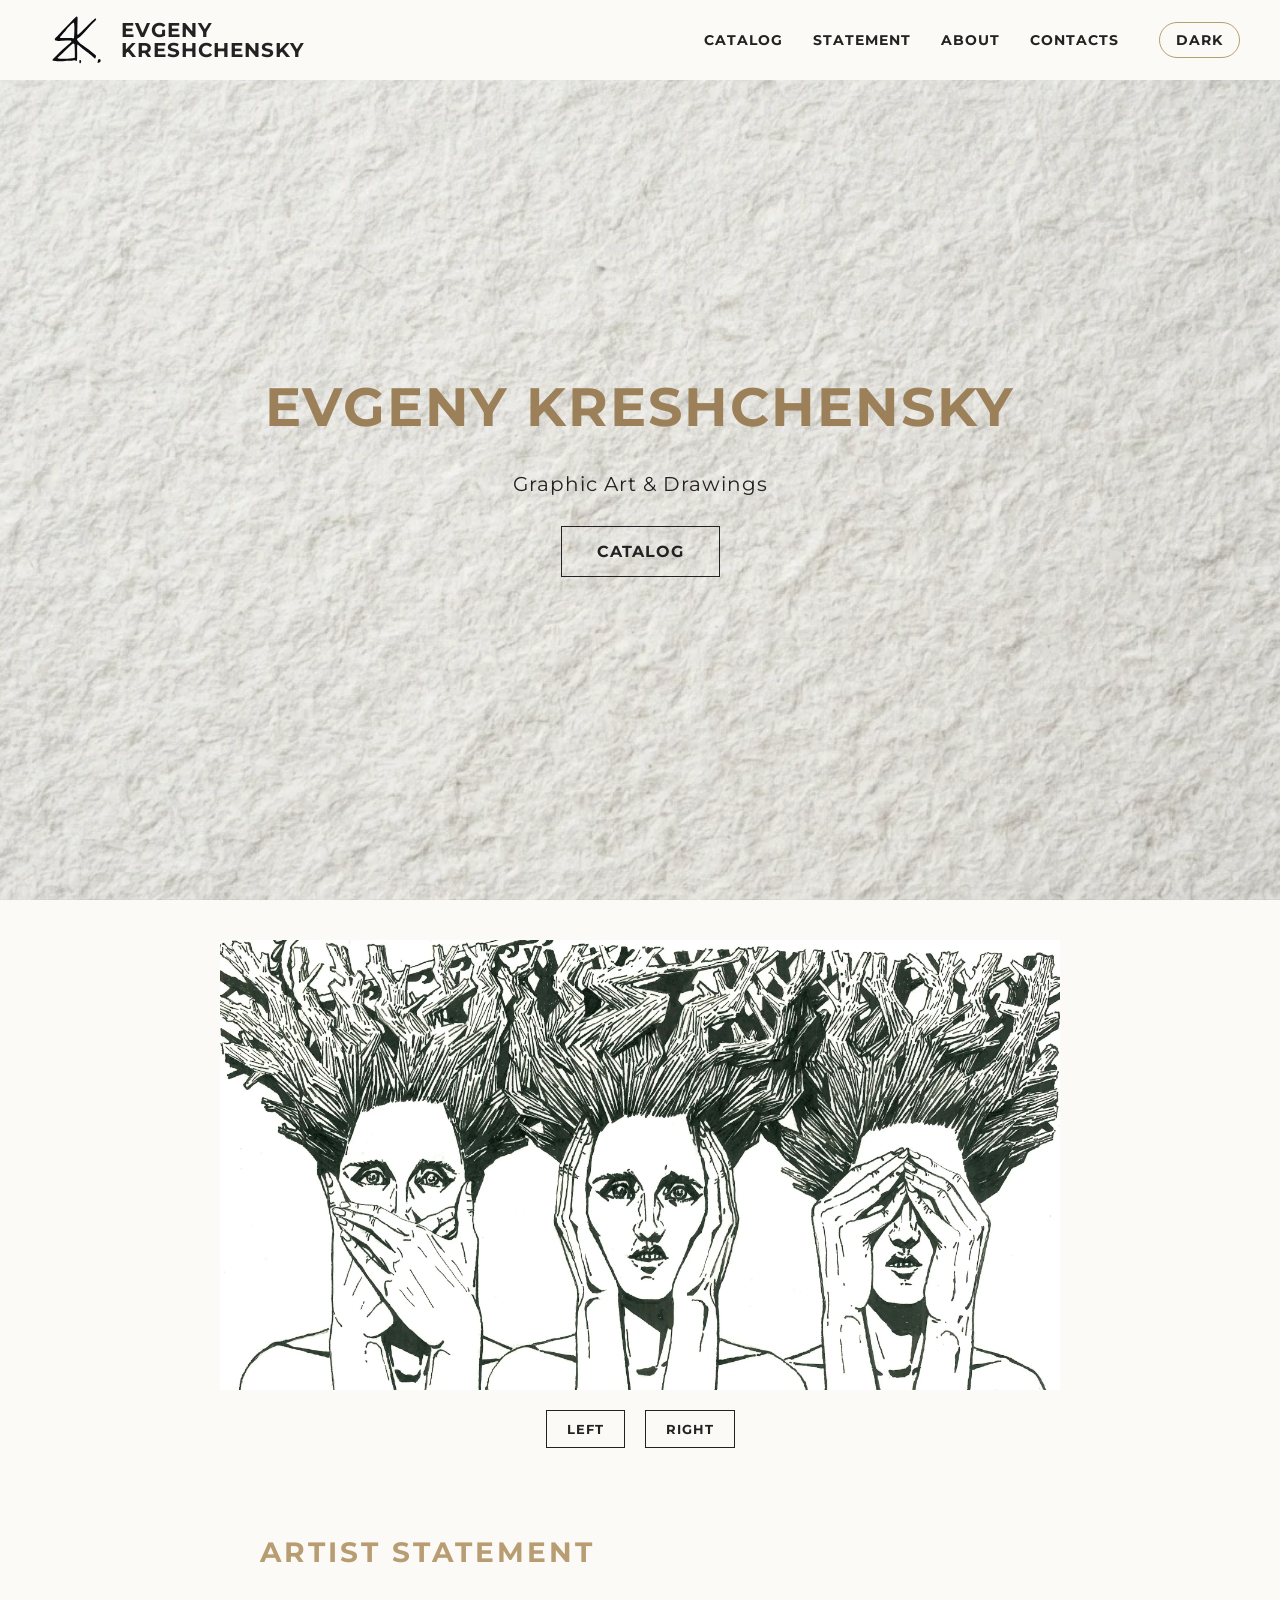
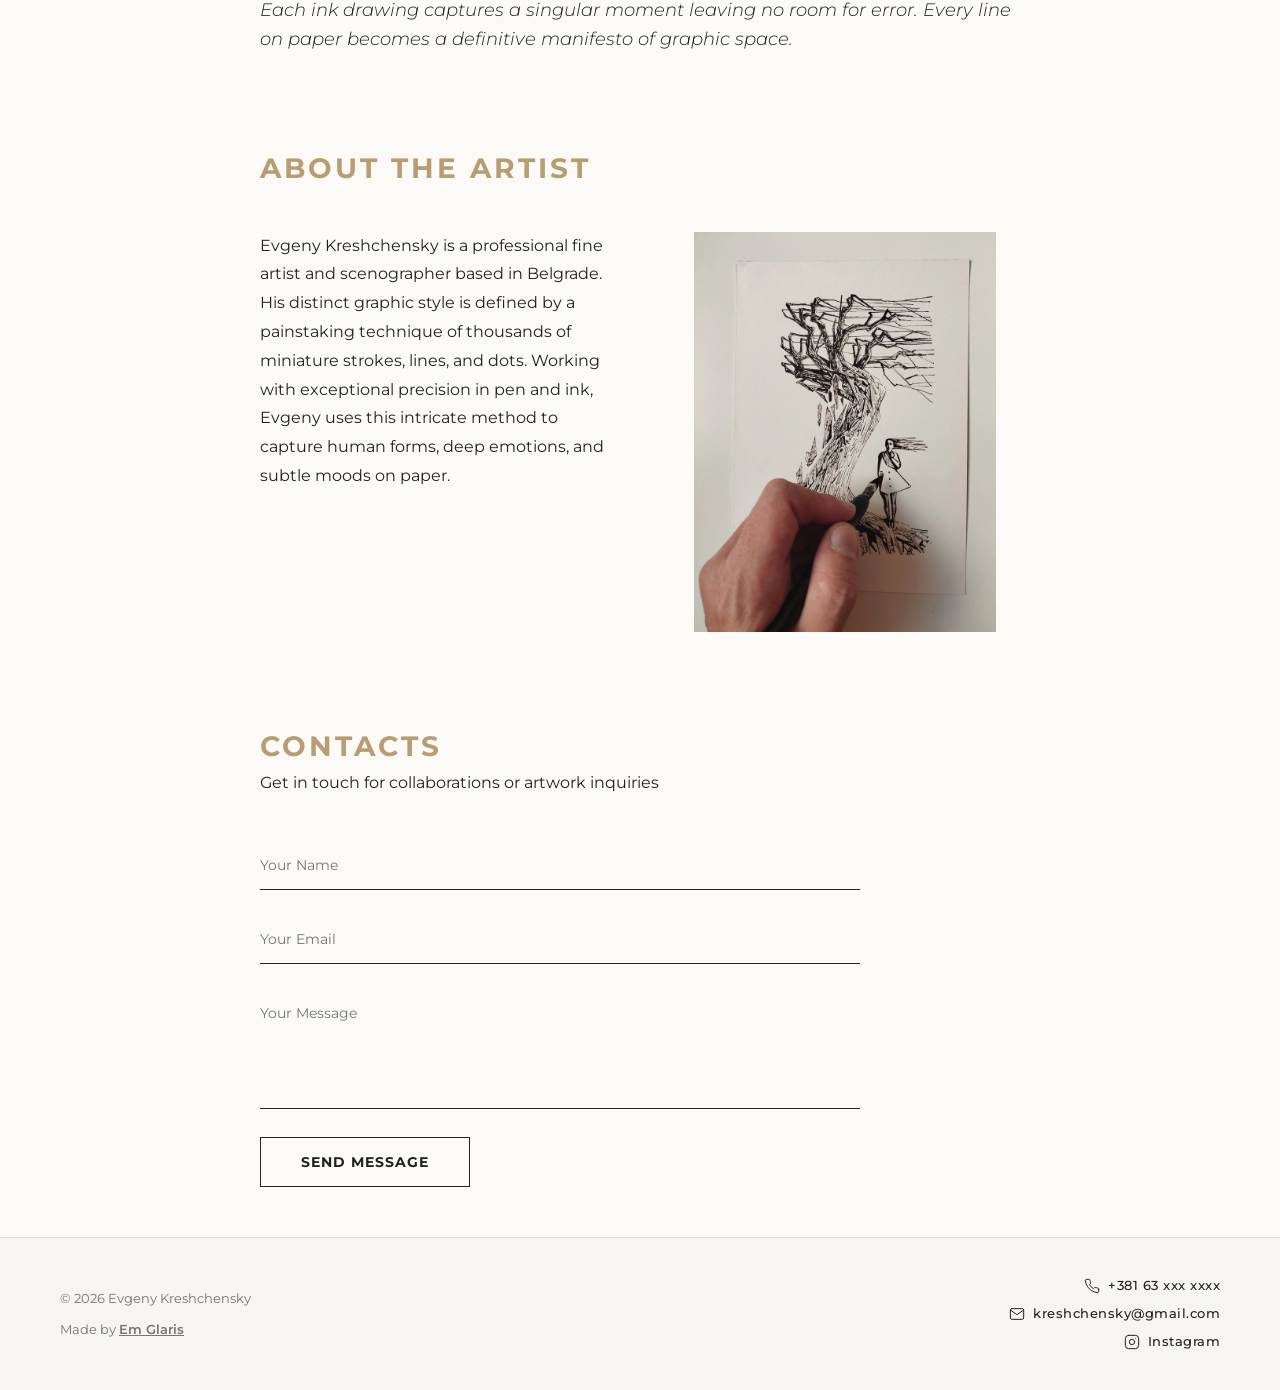
<file: index.html>
<!DOCTYPE html>
<html lang="en">

<head>
    <meta charset="UTF-8">
    <meta name="viewport" content="width=device-width, initial-scale=1.0">
    <title>Drawings of Kreshchensky</title>
    <link rel="stylesheet" href="css/reset.css">
    <link rel="stylesheet" href="css/style.css">
    <link rel="icon" href="https://fav.farm/%F0%9F%96%8B">
    <script src="js/theme.js" defer></script>
    <script src="js/slider.js" defer></script>
    <script src="js/menu.js" defer></script>
</head>

<body>
    <div class="wrapper">
        <header class="header">
            <div class="header__wrapper">
                <div class="logo">
                    <a href="index.html" class="logo__link"><img class="logo__img" src="img/logo.svg"
                            alt="Logo Artist's Signature"><span class="logo__text">Evgeny<br>Kreshchensky</span></a>
                </div>
                <div class="header__actions">
                    <nav class="nav">
                        <ul class="nav__list">
                            <li class="nav__item"><a href="catalog.html" class="nav__link">Catalog</a></li>
                            <li class="nav__item"><a href="#statement" class="nav__link">Statement</a></li>
                            <li class="nav__item"><a href="#about" class="nav__link">About</a></li>
                            <li class="nav__item"><a href="#contacts" class="nav__link">Contacts</a></li>
                        </ul>
                    </nav>
                    <nav class="mobile-menu" id="mobileMenu">
                        <ul class="mobile-menu__list">
                            <li class="mobile-menu__item"><a href="index.html" class="mobile-menu__link">Home</a></li>
                            <li class="mobile-menu__item"><a href="#statement" class="mobile-menu__link">Statement</a>
                            </li>
                            <li class="mobile-menu__item"><a href="#about" class="mobile-menu__link">About</a>
                            </li>
                            <li class="mobile-menu__item"><a href="#contacts" class="mobile-menu__link">Contacts</a>
                            </li>
                            <li class="mobile-menu__item"><a href="catalog.html" class="mobile-menu__link">Catalog</a>
                            </li>
                        </ul>
                    </nav>
                    <button type="button" class="theme-toggle">
                        <span class="theme-toggle__text">Dark</span>
                    </button>
                    <button type="button" class="burger" id="burgerBtn" aria-label="Menu" aria-expanded="false">
                        <span class="burger__line"></span>
                        <span class="burger__line"></span>
                        <span class="burger__line"></span>
                    </button>
                </div>
            </div>
        </header>
        <main class="main">
            <section class="hero">
                <div class="hero__container">
                    <h1 class="hero__title">Evgeny Kreshchensky</h1>
                    <h2 class="hero__subtitle">Graphic Art & Drawings</h2>
                    <a href="catalog.html" class="hero__link">Catalog</a>
                </div>
            </section>
            <div class="slider">
                <div class="slider__container">
                    <button type="button" class="slider__arrow slider__arrow--prev">Left</button>
                    <div class="slider__window">
                        <div class="slider__track"></div>
                    </div>
                    <button type="button" class="slider__arrow slider__arrow--next">Right</button>
                </div>
            </div>
            <section id="statement" class="statement">
                <div class="statement__container">
                    <h2 class="statement__title">Artist Statement</h2>
                    <p class="statement__text">
                        Each ink drawing captures a singular moment leaving no room for error. Every line on paper
                        becomes a definitive manifesto of graphic space.
                    </p>
                </div>
            </section>
            <section id="about" class="about">
                <div class="about__container">
                    <h2 class="about__title">About the Artist</h2>
                    <div class="about__content">
                        <p class="about__text">
                            Evgeny Kreshchensky is a professional fine artist and scenographer based in Belgrade. His
                            distinct graphic style is defined by a painstaking technique of thousands of miniature
                            strokes, lines, and dots. Working with exceptional precision in pen and ink, Evgeny uses
                            this intricate method to capture human forms, deep emotions, and subtle moods on paper.
                        </p>
                        <div class="about__image-wrapper">
                            <img src="img/artist-hand-and-drawing.webp" alt="Artist's hand and his ink drawing"
                                class="about__image">
                        </div>
                    </div>
                </div>
            </section>
            <section id="contacts" class="contacts">
                <div class="contacts__container">
                    <h2 class="contacts__title">Contacts</h2>
                    <p class="contacts__subtitle">Get in touch for collaborations or artwork inquiries</p>

                    <form class="contacts__form" action="#" method="POST">
                        <div class="contacts__field">
                            <input type="text" class="contacts__input" placeholder="Your Name" required>
                        </div>
                        <div class="contacts__field">
                            <input type="email" class="contacts__input" placeholder="Your Email" required>
                        </div>
                        <div class="contacts__field">
                            <textarea class="contacts__textarea" placeholder="Your Message" required></textarea>
                        </div>
                        <button type="submit" class="contacts__btn">Send Message</button>
                    </form>
                </div>
            </section>
        </main>
        <footer class="footer">
            <div class="footer__container">
                <div class="footer__block footer__block--left">
                    <p class="footer__text">&copy; 2026 Evgeny Kreshchensky</p>
                    <p class="footer__text">Made by <a href="https://github.com/glaris" class="footer__dev-link"
                            target="_blank" rel="noopener noreferrer">Em Glaris</a></p>
                </div>

                <div class="footer__block footer__block--right">
                    <a href="tel:+381631234567" class="footer__link">
                        <svg class="footer__icon" viewBox="0 0 24 24" fill="none" stroke="currentColor"
                            stroke-width="1.5" stroke-linecap="round" stroke-linejoin="round">
                            <path
                                d="M22 16.92v3a2 2 0 0 1-2.18 2 19.79 19.79 0 0 1-8.63-3.07 19.5 19.5 0 0 1-6-6 19.79 19.79 0 0 1-3.07-8.67A2 2 0 0 1 4.11 2h3a2 2 0 0 1 2 1.72 12.84 12.84 0 0 0 .7 2.81 2 2 0 0 1-.45 2.11L8.09 9.91a16 16 0 0 0 6 6l1.27-1.27a2 2 0 0 1 2.11-.45 12.84 12.84 0 0 0 2.81.7A2 2 0 0 1 22 16.92z" />
                        </svg>
                        +381 63 xxx xxxx
                    </a>
                    <a href="mailto:kreshchensky@gmail.com" class="footer__link">
                        <svg class="footer__icon" viewBox="0 0 24 24" fill="none" stroke="currentColor"
                            stroke-width="1.5" stroke-linecap="round" stroke-linejoin="round">
                            <path d="M4 4h16c1.1 0 2 .9 2 2v12c0 1.1-.9 2-2 2H4c-1.1 0-2-.9-2-2V6c0-1.1.9-2 2-2z" />
                            <polyline points="22,6 12,13 2,6" />
                        </svg>
                        kreshchensky@gmail.com
                    </a>
                    <a href="https://www.instagram.com/kreshchensky/" class="footer__link" target="_blank"
                        rel="noopener noreferrer">
                        <svg class="footer__icon" viewBox="0 0 24 24" fill="none" stroke="currentColor"
                            stroke-width="1.5" stroke-linecap="round" stroke-linejoin="round">
                            <rect x="2" y="2" width="20" height="20" rx="5" ry="5" />
                            <path d="M16 11.37A4 4 0 1 1 12.63 8 4 4 0 0 1 16 11.37z" />
                            <line x1="17.5" y1="6.5" x2="17.51" y2="6.5" />
                        </svg>
                        Instagram
                    </a>
                </div>
            </div>
        </footer>
    </div>
</body>

</html>
</file>
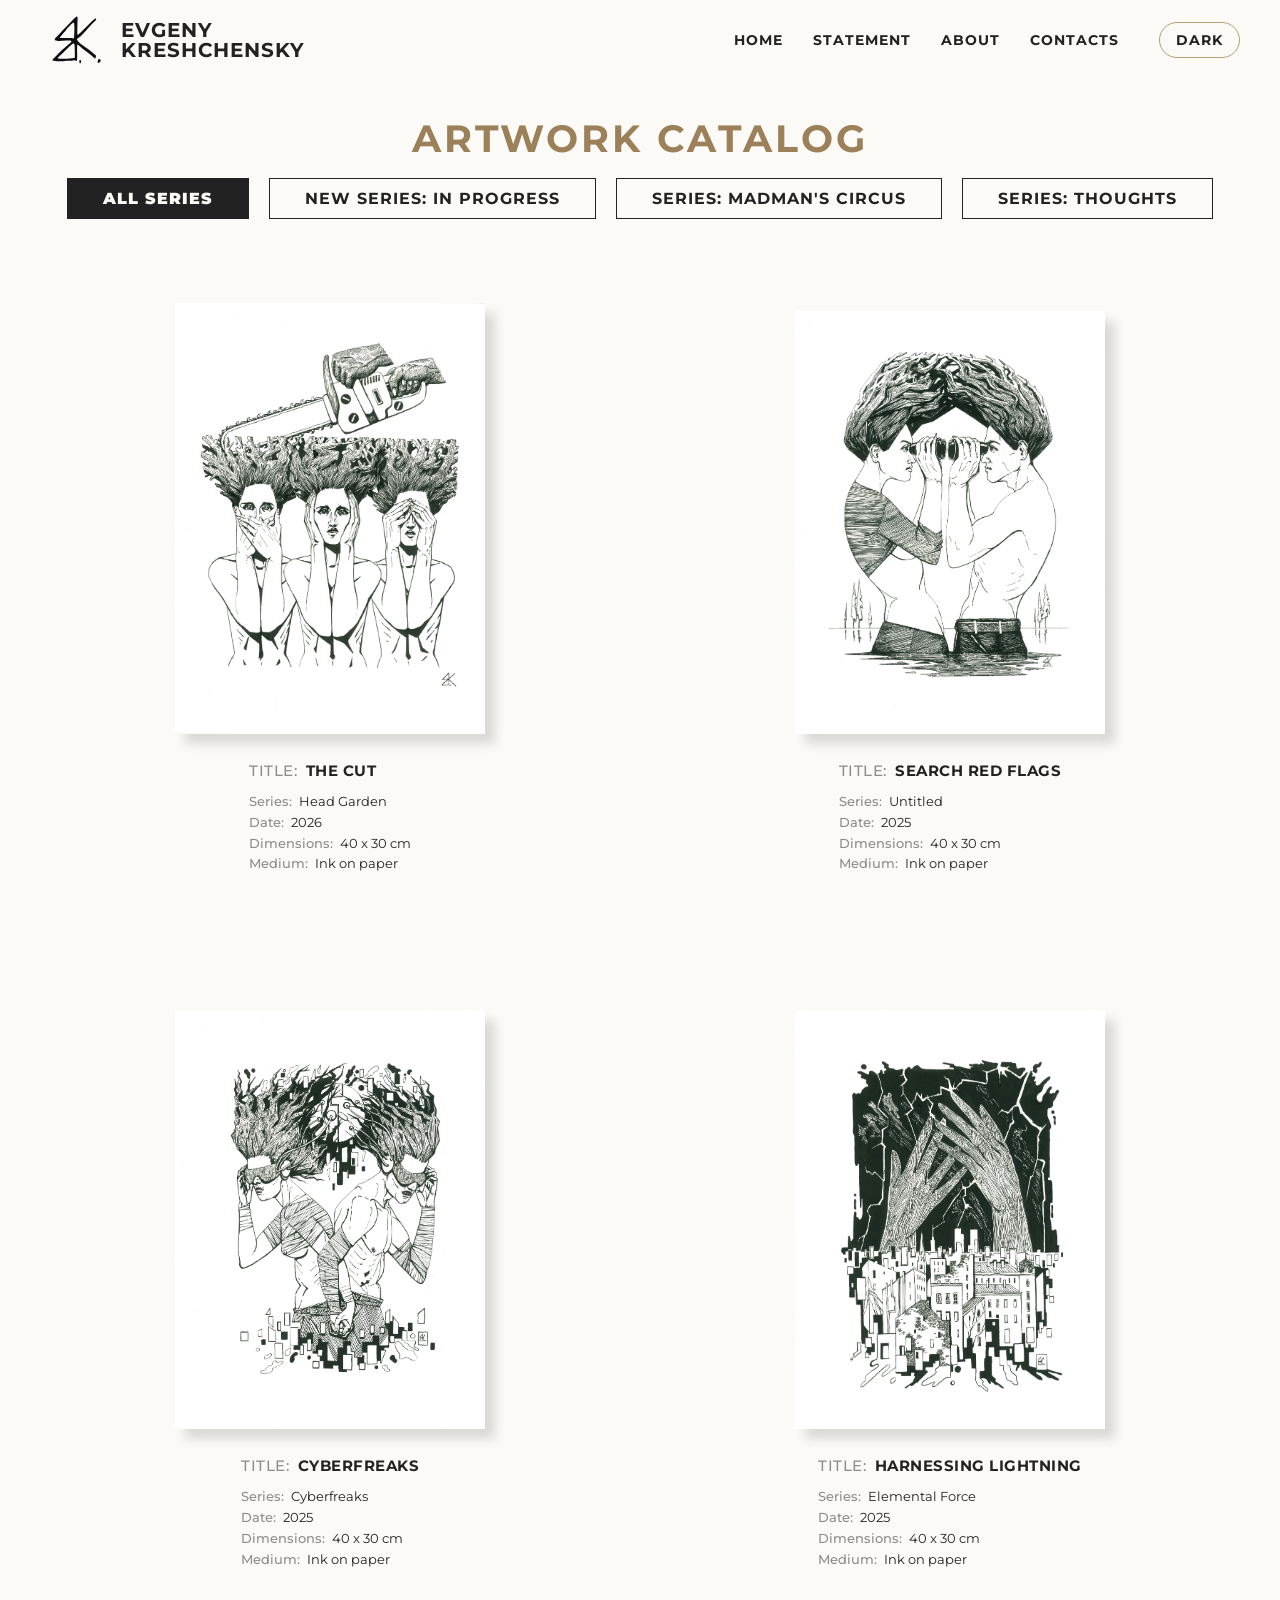
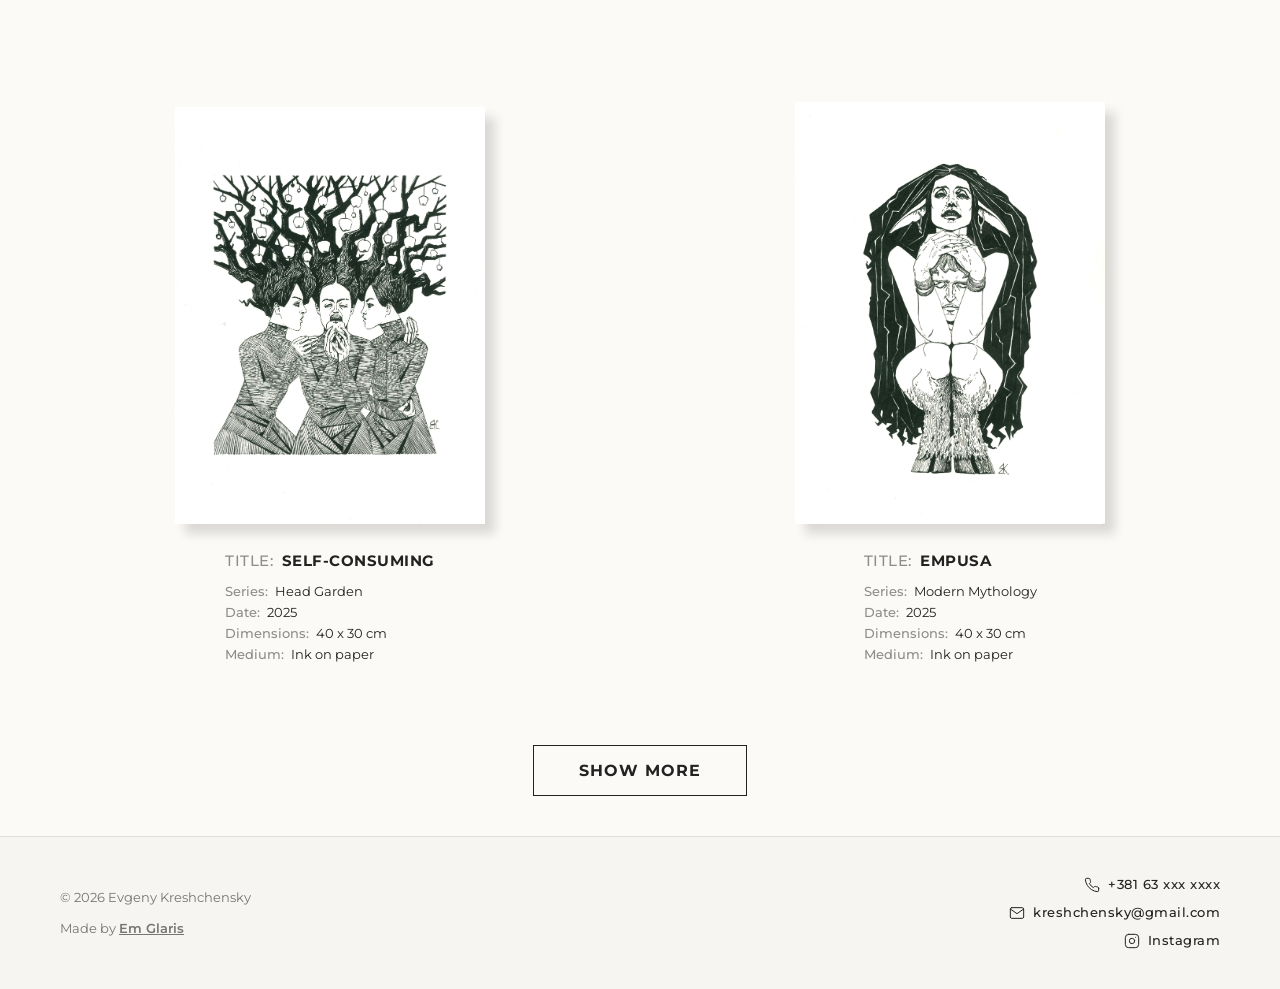
<file: catalog.html>
<!DOCTYPE html>
<html lang="en">

<head>
    <meta charset="UTF-8">
    <meta name="viewport" content="width=device-width, initial-scale=1.0">
    <title>Catalog — Drawings of Kreshchensky</title>
    <link rel="stylesheet" href="css/reset.css">
    <link rel="stylesheet" href="css/style.css">
    <link rel="icon" href="https://fav.farm/%F0%9F%96%8B">
    <script src="js/theme.js" defer></script>
    <script src="js/catalog.js" defer></script>
    <script src="js/menu.js" defer></script>
    <script src="js/modal.js" defer></script>
</head>

<body>
    <div class="wrapper">
        <header class="header">
            <div class="header__wrapper">
                <div class="logo">
                    <a href="index.html" class="logo__link"><img class="logo__img" src="img/logo.svg"
                            alt="Logo Artist's Signature"><span class="logo__text">Evgeny<br>Kreshchensky</span></a>
                </div>
                <div class="header__actions">
                    <nav class="nav">
                        <ul class="nav__list">
                            <li class="nav__item"><a href="index.html" class="nav__link">Home</a></li>
                            <li class="nav__item"><a href="index.html#statement" class="nav__link">Statement</a></li>
                            <li class="nav__item"><a href="index.html#about" class="nav__link">About</a></li>
                            <li class="nav__item"><a href="index.html#contacts" class="nav__link">Contacts</a></li>
                        </ul>
                    </nav>
                    <nav class="mobile-menu" id="mobileMenu">
                        <ul class="mobile-menu__list">
                            <li class="mobile-menu__item"><a href="index.html" class="mobile-menu__link">Home</a></li>
                            <li class="mobile-menu__item"><a href="index.html#statement"
                                    class="mobile-menu__link">Statement</a></li>
                            <li class="mobile-menu__item"><a href="index.html#about" class="mobile-menu__link">About</a>
                            </li>
                            <li class="mobile-menu__item"><a href="index.html#contacts"
                                    class="mobile-menu__link">Contacts</a></li>
                            <li class="mobile-menu__item"><a href="catalog.html" class="mobile-menu__link">Catalog</a>
                            </li>
                        </ul>
                    </nav>
                    <button type="button" class="theme-toggle">
                        <span class="theme-toggle__text">Dark</span>
                    </button>
                    <button type="button" class="burger" id="burgerBtn" aria-label="Menu" aria-expanded="false">
                        <span class="burger__line"></span>
                        <span class="burger__line"></span>
                        <span class="burger__line"></span>
                    </button>
                </div>
            </div>
        </header>
        <main class="main">
            <section class="catalog">
                <div class="catalog__container">
                    <h1 class="catalog__title">Artwork Catalog</h1>
                    <div class="catalog__filter filter"></div>
                    <div class="catalog__grid"></div>
                    <button type="button" class="catalog__more-btn">Show More</button>
                </div>
            </section>
            <div class="modal" id="artworkModal">
                <div class="modal__overlay"></div>
                <div class="modal__window">
                    <button type="button" class="modal__close" aria-label="Close">×</button>
                    <div class="modal__content"></div>
                </div>
            </div>
        </main>
        <footer class="footer">
            <div class="footer__container">
                <div class="footer__block footer__block--left">
                    <p class="footer__text">&copy; 2026 Evgeny Kreshchensky</p>
                    <p class="footer__text">Made by <a href="https://github.com/glaris" class="footer__dev-link"
                            target="_blank" rel="noopener noreferrer">Em Glaris</a></p>
                </div>

                <div class="footer__block footer__block--right">
                    <a href="tel:+381631234567" class="footer__link">
                        <svg class="footer__icon" viewBox="0 0 24 24" fill="none" stroke="currentColor"
                            stroke-width="1.5" stroke-linecap="round" stroke-linejoin="round">
                            <path
                                d="M22 16.92v3a2 2 0 0 1-2.18 2 19.79 19.79 0 0 1-8.63-3.07 19.5 19.5 0 0 1-6-6 19.79 19.79 0 0 1-3.07-8.67A2 2 0 0 1 4.11 2h3a2 2 0 0 1 2 1.72 12.84 12.84 0 0 0 .7 2.81 2 2 0 0 1-.45 2.11L8.09 9.91a16 16 0 0 0 6 6l1.27-1.27a2 2 0 0 1 2.11-.45 12.84 12.84 0 0 0 2.81.7A2 2 0 0 1 22 16.92z" />
                        </svg>
                        +381 63 xxx xxxx
                    </a>
                    <a href="mailto:kreshchensky@gmail.com" class="footer__link">
                        <svg class="footer__icon" viewBox="0 0 24 24" fill="none" stroke="currentColor"
                            stroke-width="1.5" stroke-linecap="round" stroke-linejoin="round">
                            <path d="M4 4h16c1.1 0 2 .9 2 2v12c0 1.1-.9 2-2 2H4c-1.1 0-2-.9-2-2V6c0-1.1.9-2 2-2z" />
                            <polyline points="22,6 12,13 2,6" />
                        </svg>
                        kreshchensky@gmail.com
                    </a>
                    <a href="https://www.instagram.com/kreshchensky/" class="footer__link" target="_blank"
                        rel="noopener noreferrer">
                        <svg class="footer__icon" viewBox="0 0 24 24" fill="none" stroke="currentColor"
                            stroke-width="1.5" stroke-linecap="round" stroke-linejoin="round">
                            <rect x="2" y="2" width="20" height="20" rx="5" ry="5" />
                            <path d="M16 11.37A4 4 0 1 1 12.63 8 4 4 0 0 1 16 11.37z" />
                            <line x1="17.5" y1="6.5" x2="17.51" y2="6.5" />
                        </svg>
                        Instagram
                    </a>
                </div>
            </div>
        </footer>
    </div>
</body>

</html>
</file>
<file: css/style.css>
@import url('https://fonts.googleapis.com/css2?family=Montserrat:ital,wght@0,100..900;1,100..900&display=swap');

:root {
    --main-bg: #fcfaf6;
    --main-text: #222222;
    --main-title: #9c8059;
    --accent-bronze: #b89c72;
    --accent-hover: #9c8059;
    --bg-paper: url('../img/hero-bg-light.webp') no-repeat center / cover;
    --card-shadow: rgba(0, 0, 0, 0.2);
    --header-h: 60px;
}

body.dark-theme {
    --main-bg: #1a1a1a;
    --main-text: #f5f5f5;
    --accent-hover: #d4bc98;
    --bg-paper: url('../img/hero-bg-dark.webp') no-repeat center / cover;
    --card-shadow: rgba(0, 0, 0, 0.6);
}

body.dark-theme .card__image {
    transition: box-shadow 0.3s ease;
}

body.dark-theme .logo__img {
    filter: invert(1);
}


body {
    font-family: 'Montserrat', sans-serif;
    background-color: var(--main-bg);
    color: var(--main-text);
}

.wrapper {
    display: flex;
    flex-direction: column;
    min-height: 100%;
    overflow: hidden;
}

.main {
    flex: 1 1 auto;
}

.statement,
.about,
.contacts {
    scroll-margin-top: var(--header-h);
}

/* === HEADER === */

.header {
    position: fixed;
    left: 0;
    top: 0;
    width: 100%;
    z-index: 100;
    background-color: var(--main-bg);
}

.header__wrapper {
    display: flex;
    justify-content: space-between;
    align-items: center;
    padding: 10px 40px;
}


.header__actions {
    display: flex;
    align-items: center;
    gap: 40px;
}

.logo__img {
    height: 60px;
    width: auto;
    display: block;
}

.logo__link {
    display: flex;
    align-items: center;
    gap: 15px;
    color: inherit;
}

.logo__text {
    font-size: 20px;
    font-weight: 700;
    text-transform: uppercase;
    letter-spacing: 1px;
}

.nav__list {
    display: flex;
    align-items: center;
    gap: 30px;
}

.nav__link {
    font-size: 14px;
    font-weight: 700;
    text-transform: uppercase;
    letter-spacing: 1px;
    transition: color 0.3s ease;
}

.nav__link:hover {
    color: var(--accent-hover);
    text-decoration: underline;
}

.theme-toggle {
    font-size: 14px;
    font-weight: 700;
    text-transform: uppercase;
    letter-spacing: 1px;
    padding: 8px 16px;
    border: 1px solid var(--accent-bronze);
    border-radius: 50px;
    transition: all 0.3s ease;
}

.theme-toggle:hover {
    background-color: var(--accent-bronze);
    color: var(--main-bg);
}

.burger {
    display: none;
}

.burger__line {
    display: block;
    width: 100%;
    height: 2px;
    background-color: var(--main-text);
}


/* === FOOTER === */

.footer {
    padding: 40px 0;
    background-color: rgba(0, 0, 0, 0.02);
    border-top: 1px solid rgba(34, 34, 34, 0.1);
}

.footer__container {
    max-width: 1200px;
    width: 100%;
    margin: 0 auto;
    padding: 0 20px;
    display: flex;
    justify-content: space-between;
    align-items: center;
}

.footer__block {
    display: flex;
    flex-direction: column;
    gap: 12px;
}

.footer__block--left {
    align-items: flex-start;
}

.footer__block--right {
    align-items: flex-end;
}

.footer__text {
    font-size: 13px;
    line-height: 1.4;
    color: var(--main-text);
    opacity: 0.6;
}

.footer__dev-link {
    color: inherit;
    text-decoration: underline;
    font-weight: 600;
    transition: color 0.3s ease;
}

.footer__dev-link:hover {
    color: var(--accent-hover);
}

.footer__link {
    font-size: 13px;
    font-weight: 500;
    letter-spacing: 0.5px;
    color: var(--main-text);
    display: flex;
    align-items: center;
    gap: 8px;
    position: relative;
    transition: color 0.3s ease;
}

.footer__link:hover {
    color: var(--accent-hover);
}

.footer__link::after {
    content: '';
    position: absolute;
    bottom: -2px;
    right: 0;
    width: 0;
    height: 1px;
    background-color: var(--accent-hover);
    transition: width 0.3s ease;
}

.footer__link:hover::after {
    width: calc(100% - 24px);
    left: 24px;
}

.footer__icon {
    width: 16px;
    height: 16px;
    transition: stroke 0.3s ease;
}


/* === MAIN PAGE === */

/* === hero === */

.hero {
    min-height: 100vh;
    min-height: 100svh;
    display: flex;
    flex-direction: column;
    align-items: center;
    justify-content: center;
    text-align: center;
    padding: 80px 20px 40px;
    background: var(--bg-paper);
}

.hero__title {
    font-size: 54px;
    font-weight: 700;
    text-transform: uppercase;
    color: var(--main-title);
    letter-spacing: 2px;
    margin-bottom: 40px;
}

.hero__subtitle {
    font-size: 20px;
    font-weight: 400;
    letter-spacing: 1px;
    margin-bottom: 50px;
}

.hero__link {
    font-size: 16px;
    font-weight: 700;
    text-transform: uppercase;
    letter-spacing: 1px;
    padding: 15px 35px;
    border: 1px solid var(--main-text);
    transition: all 0.3s ease;
}

.hero__link:hover {
    background-color: var(--main-text);
    color: var(--main-bg);
}

/* === slider === */

.slider {
    padding: 60px 20px 100px;
    background-color: var(--main-bg);
}

.slider__container {
    max-width: 1200px;
    margin: 0 auto;
    display: flex;
    align-items: center;
    justify-content: space-between;
    gap: 40px;
}

.slider__arrow {
    font-size: 14px;
    font-weight: 700;
    text-transform: uppercase;
    letter-spacing: 1px;
    padding: 10px 20px;
    border: 1px solid var(--main-text);
    transition: all 0.3s ease;
}

.slider__arrow:hover {
    background-color: var(--main-text);
    color: var(--main-bg);
}

.slider__window {
    overflow: hidden;
}

.slider__track {
    flex-grow: 1;
    display: flex;
    justify-content: center;
    transition: transform 0.5s ease;
    justify-content: flex-start;
}

.slider__slide {
    width: 100%;
    min-width: 100%;
    height: 450px;
    display: flex;
    align-items: center;
    justify-content: center;
}

.slider__image {
    height: 100%;
}

/* === statement === */

.statement {
    padding: 50px 0;
    background-color: var(--main-bg);
}

.statement__container {
    max-width: 800px;
    width: 100%;
    margin: 0 auto;
    padding: 0 20px;
}

.statement__title {
    font-size: 28px;
    font-weight: 700;
    text-transform: uppercase;
    letter-spacing: 3px;
    color: var(--accent-bronze);
    margin-bottom: 30px;
}

.statement__text {
    font-size: 18px;
    font-weight: 300;
    line-height: 1.6;
    font-style: italic;
    color: var(--main-text);
}

/* === about === */

.about {
    padding: 50px 0;
    background-color: var(--main-bg);
}

.about__container {
    max-width: 800px;
    width: 100%;
    margin: 0 auto;
    padding: 0 20px;
}

.about__title {
    font-size: 28px;
    font-weight: 700;
    text-transform: uppercase;
    letter-spacing: 3px;
    color: var(--accent-bronze);
    margin-bottom: 50px;
}

.about__content {
    display: flex;
    align-items: flex-start;
    justify-content: space-between;
    gap: 60px;
}

.about__text {
    flex: 1;
    font-size: 16px;
    line-height: 1.8;
    color: var(--main-text);
}

.about__image-wrapper {
    flex: 1;
    max-width: 500px;
    height: 400px;
    display: flex;
    align-items: center;
    justify-content: center;
}

.about__image {
    height: 100%;
}

/* === contacts === */

.contacts {
    padding: 50px 0;
    background-color: var(--main-bg);
}

.contacts__container {
    max-width: 800px;
    width: 100%;
    margin: 0 auto;
    padding: 0 20px;
}

.contacts__title {
    font-size: 28px;
    font-weight: 700;
    text-transform: uppercase;
    letter-spacing: 3px;
    color: var(--accent-bronze);
    margin-bottom: 15px;
}

.contacts__subtitle {
    font-size: 16px;
    font-weight: 400;
    color: var(--main-text);
    margin-bottom: 50px;
}

.contacts__form {
    max-width: 600px;
    width: 100%;
    display: flex;
    flex-direction: column;
    gap: 25px;
}

.contacts__input,
.contacts__textarea {
    width: 100%;
    padding: 15px 0;
    font-family: inherit;
    font-size: 14px;
    color: var(--main-text);
    background-color: transparent;
    border: none;
    border-bottom: 1px solid var(--main-text);
    outline: none;
    transition: border-color 0.3s ease;
}

.contacts__textarea {
    height: 120px;
    resize: none;
}

.contacts__input:focus,
.contacts__textarea:focus {
    border-bottom-color: var(--accent-bronze);
}

.contacts__btn {
    align-self: flex-start;
    font-size: 14px;
    font-weight: 700;
    text-transform: uppercase;
    letter-spacing: 1px;
    padding: 15px 40px;
    border: 1px solid var(--main-text);
    background-color: transparent;
    color: var(--main-text);
    cursor: pointer;
    transition: all 0.3s ease;
}

.contacts__btn:hover {
    background-color: var(--main-text);
    color: var(--main-bg);
}


/* === CATALOG 2 PAGE === */

.catalog {
    padding: 80px 0px 40px;
}

.catalog__container {
    max-width: 1400px;
    margin: 0 auto;
    padding: 0 40px;

}

.catalog__title {
    font-size: 38px;
    font-weight: 700;
    text-transform: uppercase;
    letter-spacing: 3px;
    color: var(--main-title);
    text-align: center;
    padding: 40px 0px 20px;
}

/* === catalog filter=== */

.catalog__filter {
    display: flex;
    flex-wrap: wrap;
    justify-content: center;
    text-align: center;
    gap: 20px;
    padding-bottom: 20px;
}

.filter__btn {
    font-size: 16px;
    font-weight: 700;
    text-transform: uppercase;
    letter-spacing: 1px;
    padding: 10px 35px;
    border: 1px solid var(--main-text);
    transition: all 0.3s ease;
}

.filter__btn:hover {
    border-color: var(--accent-bronze);
    color: var(--accent-bronze);

}

.filter__btn--active {
    background-color: var(--main-text);
    color: var(--main-bg);
    font-weight: 900;
}

/* === cards === */

.catalog__grid {
    display: grid;
    grid-template-columns: repeat(3, 1fr);
    gap: 20px 40px;
    justify-items: center;
}

.card {
    display: flex;
    flex-direction: column;
    align-items: center;
    min-width: 0;
}

.card__image-wrapper {
    width: auto;
    max-width: 100%;
    max-height: 66vh;
    aspect-ratio: 17 / 24;
    box-sizing: border-box;
    padding: 20px 20px 0;
    display: flex;
    align-items: flex-end;


}

.card__image {
    max-width: 100%;
    max-height: 100%;
    object-fit: contain;
    display: block;
    box-shadow: 10px 10px 10px #00000022;
    cursor: pointer;
    transition: box-shadow 0.3s ease;
}

.card__image:hover {
    box-shadow: 10px 15px 35px rgba(0, 0, 0, 0.28);
}

body.dark-theme .card__image:hover {
    box-shadow:
        10px 15px 10px rgba(0, 0, 0, 0.6),
        10px 15px 65px #e9e0d185;

}

.card__label {
    font-weight: 500;
    opacity: 0.5;
    margin-right: 4px;
}

.card__content {
    padding: 25px 20px 20px;
    font-size: 13px;
    line-height: 1.6;
    text-align: left;
    color: var(--main-text);
}

.card__title {
    font-size: 15px;
    font-weight: 700;
    margin-bottom: 8px;
    text-transform: uppercase;
    letter-spacing: 0.5px;
    color: var(--main-text);
}

.catalog__more-btn {
    display: block;
    margin: 60px auto 0;
    font-size: 16px;
    font-weight: 700;
    text-transform: uppercase;
    letter-spacing: 1px;
    padding: 15px 45px;
    border: 1px solid var(--main-text);
    color: var(--main-text);
    background: transparent;
    transition: all 0.3s ease;
    cursor: pointer;
}

.catalog__more-btn:hover {
    background-color: var(--main-text);
    color: var(--main-bg);
}

/* ===== RESPONSIVE ===== */

/* ==== header ==== */

@media (max-width: 1024px) {
    .header__wrapper {
        padding: 10px 24px;
    }

    .header__actions {
        gap: 20px;
    }

    .nav__list {
        gap: 20px;
    }
}

@media (max-width: 860px) {
    .header__wrapper {
        padding: 10px 16px;
    }

    .header__actions {
        gap: 15px;
    }

    .logo__text {
        font-size: 14px;
    }

    .logo__img {
        height: 40px;
    }
}

@media (max-width: 768px) {
    .nav {
        display: none;
    }

    .burger {
        display: flex;
        flex-direction: column;
        justify-content: space-between;
        width: 30px;
        height: 18px;
    }
}

/* === footer ==== */

@media (max-width: 1024px) {
    .footer__container {
        padding: 0 24px;
    }
}

@media (max-width: 768px) {
    .footer__container {
        flex-direction: column;
        gap: 20px;
        text-align: center;
    }

    .footer__block--left,
    .footer__block--right {
        align-items: center;
    }
}

/* ==== main page ==== */

@media (max-width: 1024px) {
    .hero__title {
        font-size: 42px;
        margin-bottom: 30px;
    }

    .hero__subtitle {
        font-size: 18px;
        margin-bottom: 40px;
    }

    .about__content {
        flex-direction: column-reverse;
        gap: 40px;
    }

    .about__image-wrapper {
        max-width: 100%;
        height: auto;
        aspect-ratio: 17 / 24;
    }

    .about__image {
        width: 100%;
        height: 100%;
        object-fit: contain;
    }
}

@media (max-width: 768px) {
    .hero__title {
        font-size: 32px;
    }
}


/* ==== slider ==== */

@media (max-width: 1280px) {
    .slider {
        padding: 40px 10px;
    }

    .slider__container {
        flex-wrap: wrap;
        justify-content: center;
        gap: 20px;
        padding: 0 10px;
    }

    .slider__window {
        width: 100%;
        order: -1;
    }

    .slider__arrow {
        padding: 10px 20px;
        font-size: 13px;
    }
}

@media (max-width: 1024px) {
    .slider {
        padding: 40px 24px 60px;
    }

    .slider__slide {
        max-width: 100%;
        height: 380px;
    }
}

@media (max-width: 768px) {
    .slider {
        padding: 40px 10px;
    }

    .slider__slide {
        height: 350px;
    }

    .slider__arrow {
        padding: 10px 20px;
        font-size: 13px;
    }
}

@media (max-width: 720px) {
    .slider__slide {
        height: 300px;
    }
}

@media (max-width: 600px) {
    .slider__slide {
        height: 250px;
    }
}

@media (max-width: 500px) {

    .slider {
        padding: 50px 10px;
    }

    .slider__slide {
        height: 190px;
    }
}



/* === catalog === */

@media (max-width: 1325px) {
    .catalog__grid {
        grid-template-columns: repeat(2, 1fr);
        gap: 40px;
    }

    .card__image-wrapper {
        max-height: 55vh;
    }
}


@media (max-width: 768px) {
    .catalog {
        padding: 60px 0px 30px;
    }

    .catalog__container {
        padding: 0 24px;
    }

    .catalog__title {
        font-size: 36px;
    }

    .catalog__grid {
        grid-template-columns: repeat(2, 1fr);
        gap: 5px 24px;
    }

    .card__image-wrapper {
        max-height: 45vh;
        padding: 16px 16px 0;
    }

    .filter__btn {
        padding: 10px 20px;
        font-size: 13px;
    }
}


@media (max-width: 600px) {
    .catalog__grid {
        grid-template-columns: 1fr;
        gap: 30px;
    }

    .catalog__container {
        padding: 0 16px;
    }

    .catalog__title {
        font-size: 28px;
    }

    .card__image-wrapper {
        max-height: 55vh;
        padding: 16px 16px 0;
    }

    .card__content {
        padding: 12px 16px 16px;
    }
}

/* === MODAL === */

.modal {
    display: none;
    position: fixed;
    inset: 0;
    z-index: 200;
    align-items: center;
    justify-content: center;
}

.modal--open {
    display: flex;
}

.modal__overlay {
    position: absolute;
    inset: 0;
    background: rgba(0, 0, 0, 0.7);
}

.modal__window {
    position: relative;
    max-width: 900px;
    width: 90%;
    max-height: 85vh;
    overflow-y: auto;
    background: var(--main-bg);
    padding: 40px;
    z-index: 1;
}

.modal__close {
    position: absolute;
    top: 12px;
    right: 16px;
    font-size: 28px;
    background: none;
    line-height: 1;
}

.modal__body {
    display: flex;
    gap: 40px;
    flex-wrap: wrap;
}

.modal__image-wrapper {
    flex: 1 1 300px;
}

.modal__image {
    width: 100%;
    max-height: 100%;
    object-fit: contain;
    display: block;
}

.modal__info {
    flex: 1 1 300px;
}

.modal__title {
    font-size: 24px;
    font-weight: 700;
    margin-bottom: 8px;
}

.modal__meta {
    font-size: 14px;
    opacity: 0.7;
    margin-bottom: 24px;
}

.modal__option-group {
    display: flex;
    gap: 12px;
    margin-bottom: 16px;
}

.modal__option-btn {
    padding: 8px 16px;
    border: 1px solid var(--main-text);
    background: transparent;
    color: var(--main-text);
}

.modal__option-btn--active {
    background-color: var(--accent-bronze);
    border-color: var(--accent-bronze);
    color: var(--main-bg);
}

.modal__result-text {
    margin-bottom: 24px;
    font-size: 15px;
    line-height: 1.6;
}

.modal__result-text[data-result="frame"] {
    min-height: 3.2em;
}

@media (max-width: 1024px) {
    .modal__window {
        padding: 24px;
    }

    .modal__body {
        gap: 20px;
    }

    .modal__image-wrapper {
        max-height: 40vh;
        display: flex;
        justify-content: center;
    }
}

@media (max-width: 741px) {
    .modal__option-btn {
        padding: 6px 10px;
        font-size: 13px;
    }

    .modal__title {
        font-size: 18px;
        margin-bottom: 5px;
    }

    .modal__meta,
    .modal__option-group,
    .modal__result-text {
        font-size: 13px;
        margin-bottom: 15px;
    }

    .modal__result-text[data-result="frame"] {
        min-height: 2.2em;
    }
}

@media (max-width: 545px) {
    .modal__option-btn {
        padding: 5px 10px;
        font-size: 13px;
    }

    .modal__title {
        font-size: 17px;
    }

    .modal__meta,
    .modal__result-text {
        font-size: 12px;
    }
}

@media (max-width: 425px) {
    .modal__option-btn {
        padding: 5px 10px;
        font-size: 13px;
    }

    .modal__title {
        font-size: 16px;
    }

    .modal__meta,
    .modal__result-text {
        font-size: 11px;
    }
}

/* === BURGER === */

.mobile-menu {
    position: fixed;
    top: var(--header-h);
    left: 0;
    width: 100%;
    height: 100%;
    background-color: var(--main-bg);
    z-index: 150;
    transform: translateX(100%);
    transition: transform 0.35s ease;
    overflow-y: auto;
}

.mobile-menu--open {
    transform: translateX(0);
}

.mobile-menu__list {
    display: flex;
    flex-direction: column;
    padding: 40px 24px;
    gap: 8px;
}

.mobile-menu__link {
    display: block;
    padding: 16px 0;
    font-size: 20px;
    font-weight: 700;
    text-transform: uppercase;
    letter-spacing: 1px;
    border-bottom: 1px solid rgba(34, 34, 34, 0.1);
    color: var(--main-text);
}

body.dark-theme .mobile-menu__link {
    border-bottom-color: rgba(245, 245, 245, 0.1);
}

@media (min-width: 769px) {
    .mobile-menu {
        display: none;
    }
}

.burger {
    position: relative;
    z-index: 160;
}

.burger__line {
    transition: transform 0.3s ease, opacity 0.3s ease;
}

.burger--open .burger__line:nth-child(1) {
    transform: translateY(8px) rotate(45deg);
}

.burger--open .burger__line:nth-child(2) {
    opacity: 0;
}

.burger--open .burger__line:nth-child(3) {
    transform: translateY(-8px) rotate(-45deg);
}
</file>
